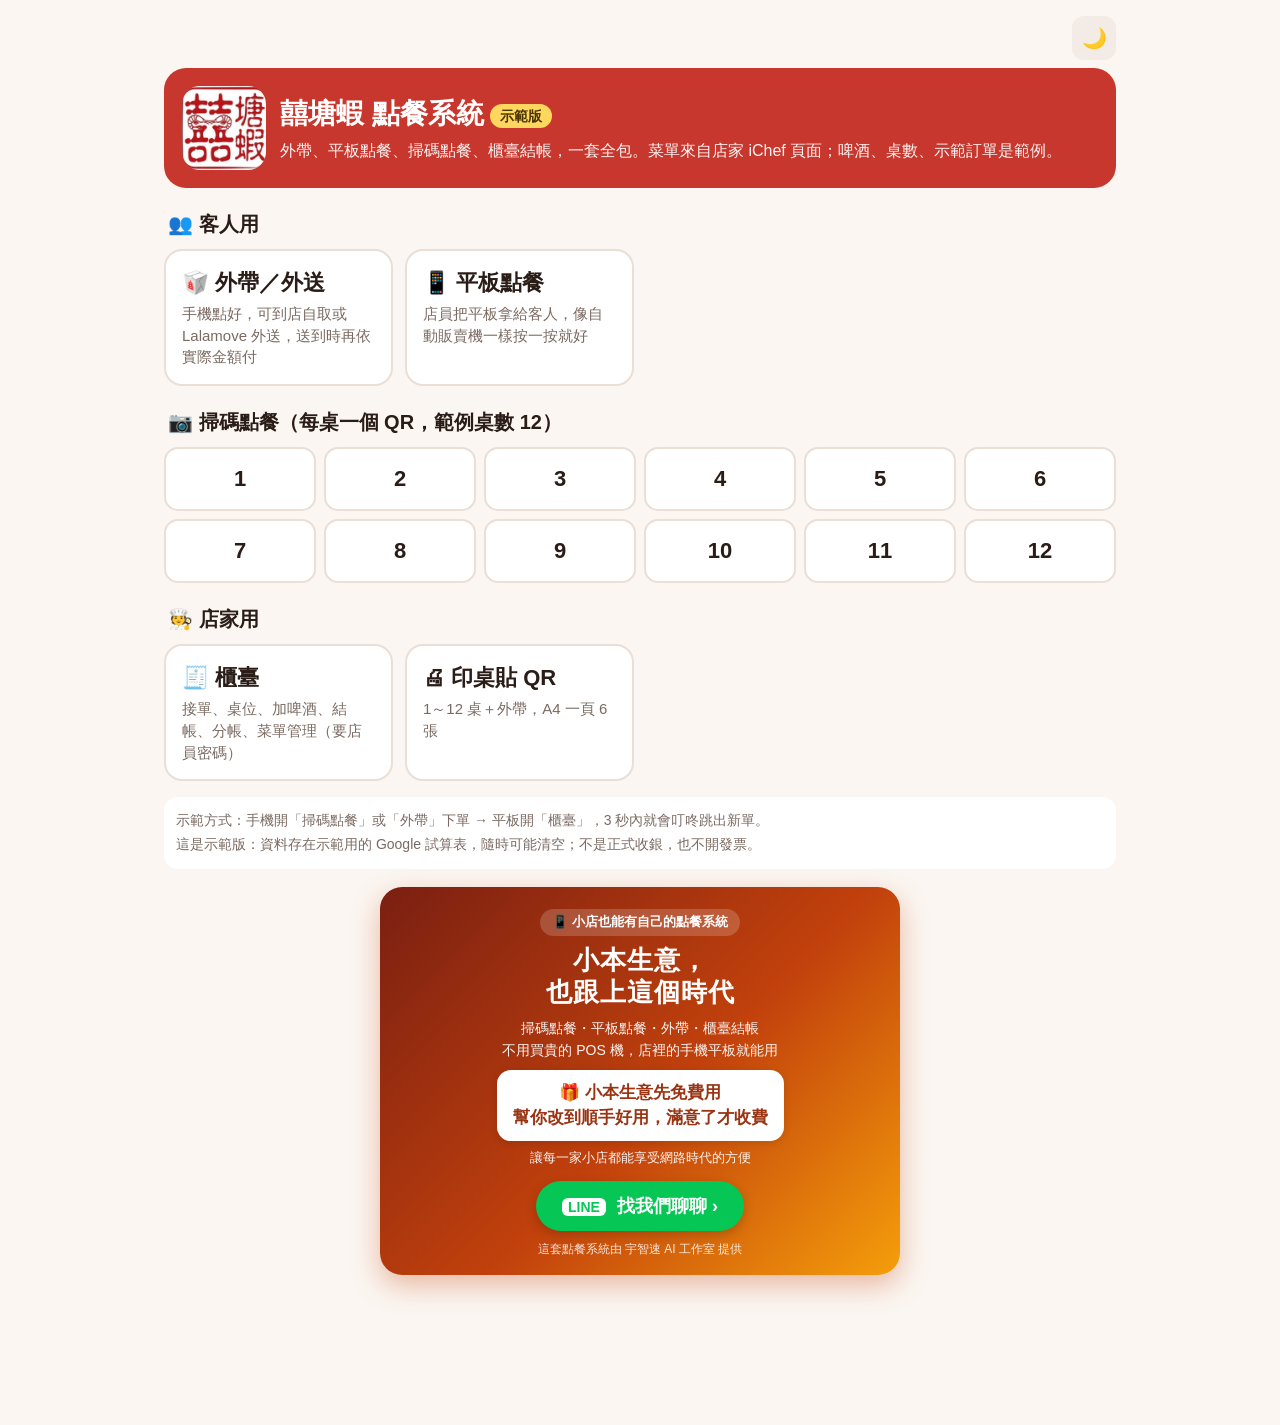
<file: index.html>
<!doctype html>
<html lang="zh-Hant"><head><meta charset="utf-8">
<meta name="viewport" content="width=device-width,initial-scale=1,viewport-fit=cover">
<title>囍塘蝦・點餐系統示範</title>
<meta name="theme-color" content="#c8372d">
<link rel="icon" href="icon.svg"><link rel="apple-touch-icon" href="icon.svg">
<script src="rc-theme.js"></script>
<link rel="stylesheet" href="rc.css">
<style>
body{max-width:980px;margin:0 auto;padding:16px 14px 40px}
.hero{display:flex;gap:14px;align-items:center;background:var(--brand);color:#fff;border-radius:22px;padding:18px}
.hero img{width:84px;height:84px;border-radius:18px;object-fit:cover;background:#fff}
.hero h1{margin:0;font-size:28px}.hero p{margin:4px 0 0;opacity:.95}
.badge{display:inline-block;background:#ffd75e;color:#4a3500;font-weight:900;border-radius:99px;padding:2px 10px;font-size:14px;margin-left:6px;vertical-align:middle}
h2{font-size:20px;margin:22px 4px 10px}
.grid{display:grid;grid-template-columns:repeat(auto-fill,minmax(220px,1fr));gap:12px}
a.card{display:flex;flex-direction:column;gap:4px;text-decoration:none;color:var(--ink);background:var(--card);border:2px solid var(--line);border-radius:18px;padding:16px;min-height:110px}
a.card b{font-size:22px}a.card span{color:var(--sub);font-size:15px}
a.card:active{transform:scale(.98)}
.tables{display:grid;grid-template-columns:repeat(6,1fr);gap:8px}
.tables a{display:flex;align-items:center;justify-content:center;min-height:64px;border-radius:14px;background:var(--card);border:2px solid var(--line);font-size:22px;font-weight:900;color:var(--ink);text-decoration:none}
.note{font-size:14px;color:var(--sub);background:var(--card);border-radius:14px;padding:12px;margin-top:16px;line-height:1.7}
@media (max-width:520px){.tables{grid-template-columns:repeat(4,1fr)}}
.top{display:flex;justify-content:flex-end;margin-bottom:8px}
</style>
</head><body>
<div class="top"><button class="icon-btn" id="theme-btn" aria-label="切換深色模式">🌙</button></div>
<div class="hero"><img src="img/cover.jpg" alt=""><div><h1>囍塘蝦 點餐系統<span class="badge" id="badge">示範版</span></h1><p>外帶、平板點餐、掃碼點餐、櫃臺結帳，一套全包。菜單來自店家 iChef 頁面；啤酒、桌數、示範訂單是範例。</p></div></div>
<h2>👥 客人用</h2>
<div class="grid">
<a class="card" href="takeout.html"><b>🥡 外帶／外送</b><span>手機點好，可到店自取或 Lalamove 外送，送到時再依實際金額付</span></a>
<a class="card" href="kiosk.html"><b>📱 平板點餐</b><span>店員把平板拿給客人，像自動販賣機一樣按一按就好</span></a>
</div>
<h2>📷 掃碼點餐（每桌一個 QR，範例桌數 12）</h2>
<div class="tables" id="tables"></div>
<h2>🧑‍🍳 店家用</h2>
<div class="grid">
<a class="card" href="counter.html"><b>🧾 櫃臺</b><span>接單、桌位、加啤酒、結帳、分帳、菜單管理（要店員密碼）</span></a>
<a class="card" href="qr.html"><b>🖨 印桌貼 QR</b><span>1～12 桌＋外帶，A4 一頁 6 張</span></a>
</div>
<div class="note">示範方式：手機開「掃碼點餐」或「外帶」下單 → 平板開「櫃臺」，3 秒內就會叮咚跳出新單。<br>這是示範版：資料存在示範用的 Google 試算表，隨時可能清空；不是正式收銀，也不開發票。</div>
<script src="rc-core.js"></script><script src="rc-config.js"></script>
<script>
var h='';for(var i=1;i<=12;i++)h+='<a href="table.html?table='+i+'">'+i+'</a>';document.getElementById('tables').innerHTML=h;
document.getElementById('badge').textContent=window.RC_API_URL?'示範版':'示範版・本機模式';
document.body.insertAdjacentHTML('beforeend',rcPromo().replace('padding:18px 12px 110px',''));
var tb=document.getElementById('theme-btn');tb.onclick=function(){rcTheme.toggle()};
</script>
</body></html>
</file>
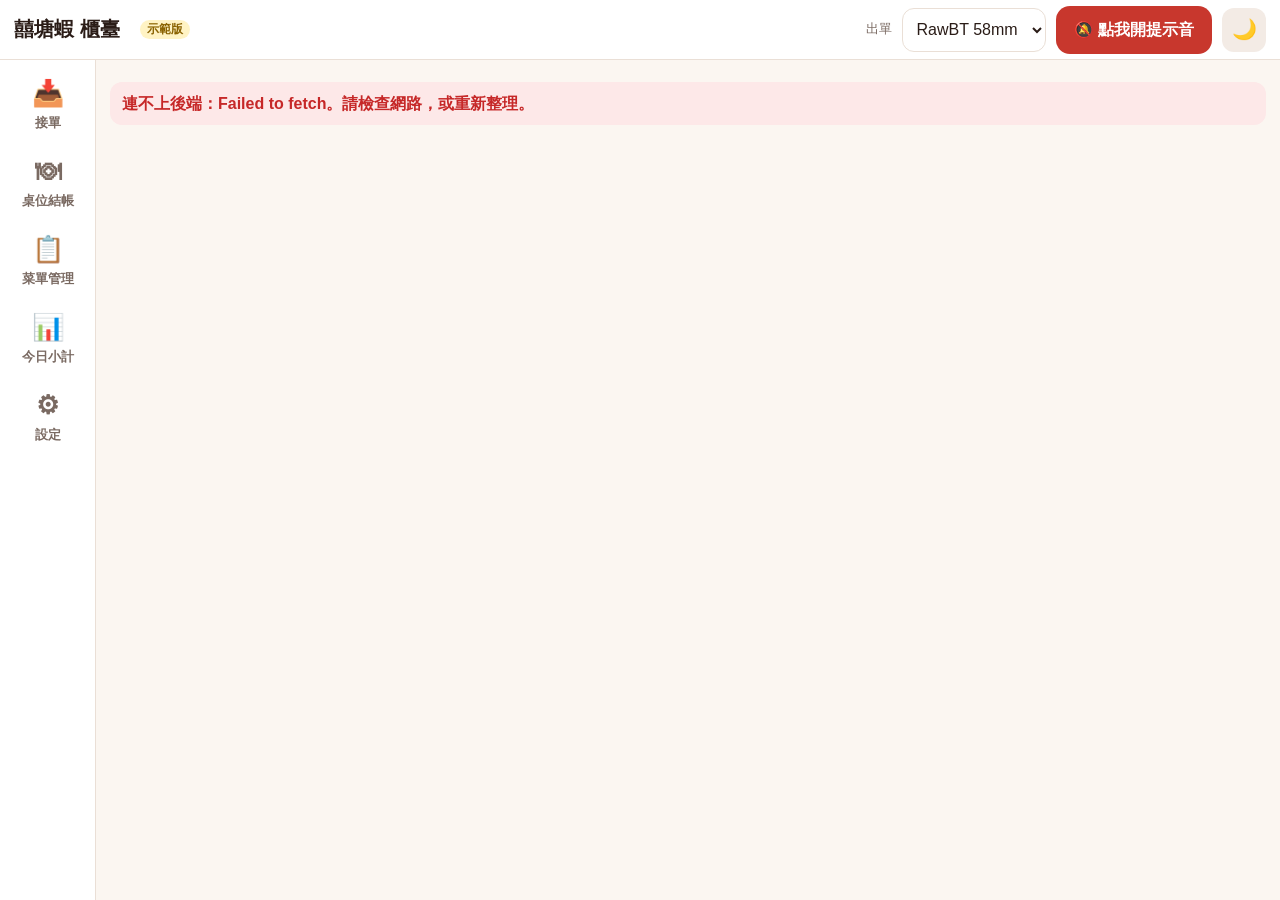
<file: counter.html>
<!doctype html>
<html lang="zh-Hant"><head><meta charset="utf-8">
<meta name="viewport" content="width=device-width,initial-scale=1,viewport-fit=cover">
<title>囍塘蝦・櫃臺</title>
<meta name="theme-color" content="#c8372d">
<link rel="manifest" href="manifest-counter.json"><link rel="apple-touch-icon" href="icon.svg"><link rel="icon" href="icon.svg">
<meta name="apple-mobile-web-app-capable" content="yes">
<script src="rc-theme.js"></script>
<link rel="stylesheet" href="rc.css"><link rel="stylesheet" href="counter.css">
</head><body>
<div class="top"><h1>囍塘蝦 櫃臺</h1><span class="clock" id="clock"></span><span class="tag ex" id="badge">示範版</span><span class="sp"></span>
<span id="printSt"></span>
<label class="hint" for="pmode">出單</label><select id="pmode"><option value="rawbt">RawBT 58mm</option><option value="print">系統列印</option><option value="none">不印</option></select>
<button class="btn pri" id="snd">🔕 點我開提示音</button><button class="icon-btn" id="theme-btn" aria-label="切換深色模式">🌙</button></div>
<div class="wrap"><nav class="rail">
<button data-v="orders"><i>📥</i>接單<span class="bdg" id="bdg-orders"></span></button>
<button data-v="tables"><i>🍽</i>桌位結帳<span class="bdg" id="bdg-tables"></span></button>
<button data-v="menu"><i>📋</i>菜單管理</button>
<button data-v="today"><i>📊</i>今日小計</button>
<button data-v="set"><i>⚙</i>設定</button>
</nav><main class="main" id="main">
<div class="kan"><div><div class="sk" style="height:24px;width:40%;margin-bottom:10px"></div><div class="sk" style="height:220px"></div></div><div><div class="sk" style="height:24px;width:40%;margin-bottom:10px"></div><div class="sk" style="height:180px"></div></div><div><div class="sk" style="height:24px;width:40%;margin-bottom:10px"></div><div class="sk" style="height:140px"></div></div></div>
</main></div>
<div class="modal" id="modal"><div class="box" id="mbox"></div></div>
<div id="printArea"></div>
<script src="menu-data.js"></script><script src="rc-core.js"></script><script src="rc-config.js"></script><script src="rc-api.js"></script><script src="rc-feel.js"></script><script src="counter.js"></script>
<script>rcCounterStart();</script>
</body></html>
</file>
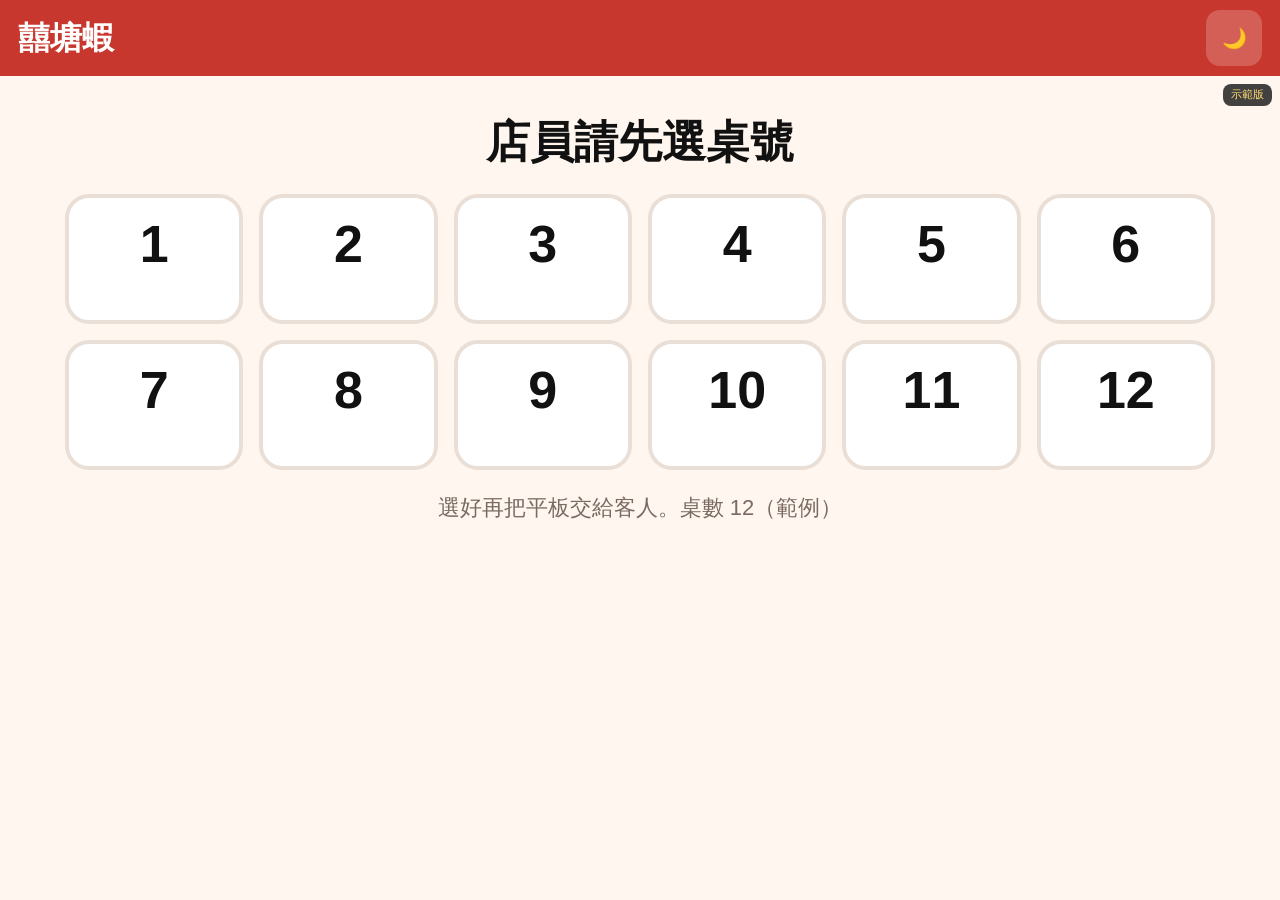
<file: kiosk.html>
<!doctype html>
<html lang="zh-Hant"><head><meta charset="utf-8">
<meta name="viewport" content="width=device-width,initial-scale=1,viewport-fit=cover,user-scalable=no">
<title>囍塘蝦・平板點餐</title>
<meta name="theme-color" content="#c8372d">
<link rel="manifest" href="manifest-kiosk.json"><link rel="apple-touch-icon" href="icon.svg"><link rel="icon" href="icon.svg">
<meta name="apple-mobile-web-app-capable" content="yes">
<script src="rc-theme.js"></script>
<link rel="stylesheet" href="rc.css"><link rel="stylesheet" href="kiosk.css">
</head><body>
<div class="kv" id="k-pick" hidden></div><div class="kv" id="k-menu" hidden></div><div class="kv" id="k-done" hidden></div>
<div class="preview-badge" id="badge" style="bottom:auto;top:84px;left:auto;right:8px">示範版</div>
<script src="menu-data.js"></script><script src="rc-core.js"></script><script src="rc-config.js"></script><script src="rc-api.js"></script><script src="rc-feel.js"></script><script src="kiosk.js"></script>
<script>rcKioskStart();</script>
</body></html>
</file>
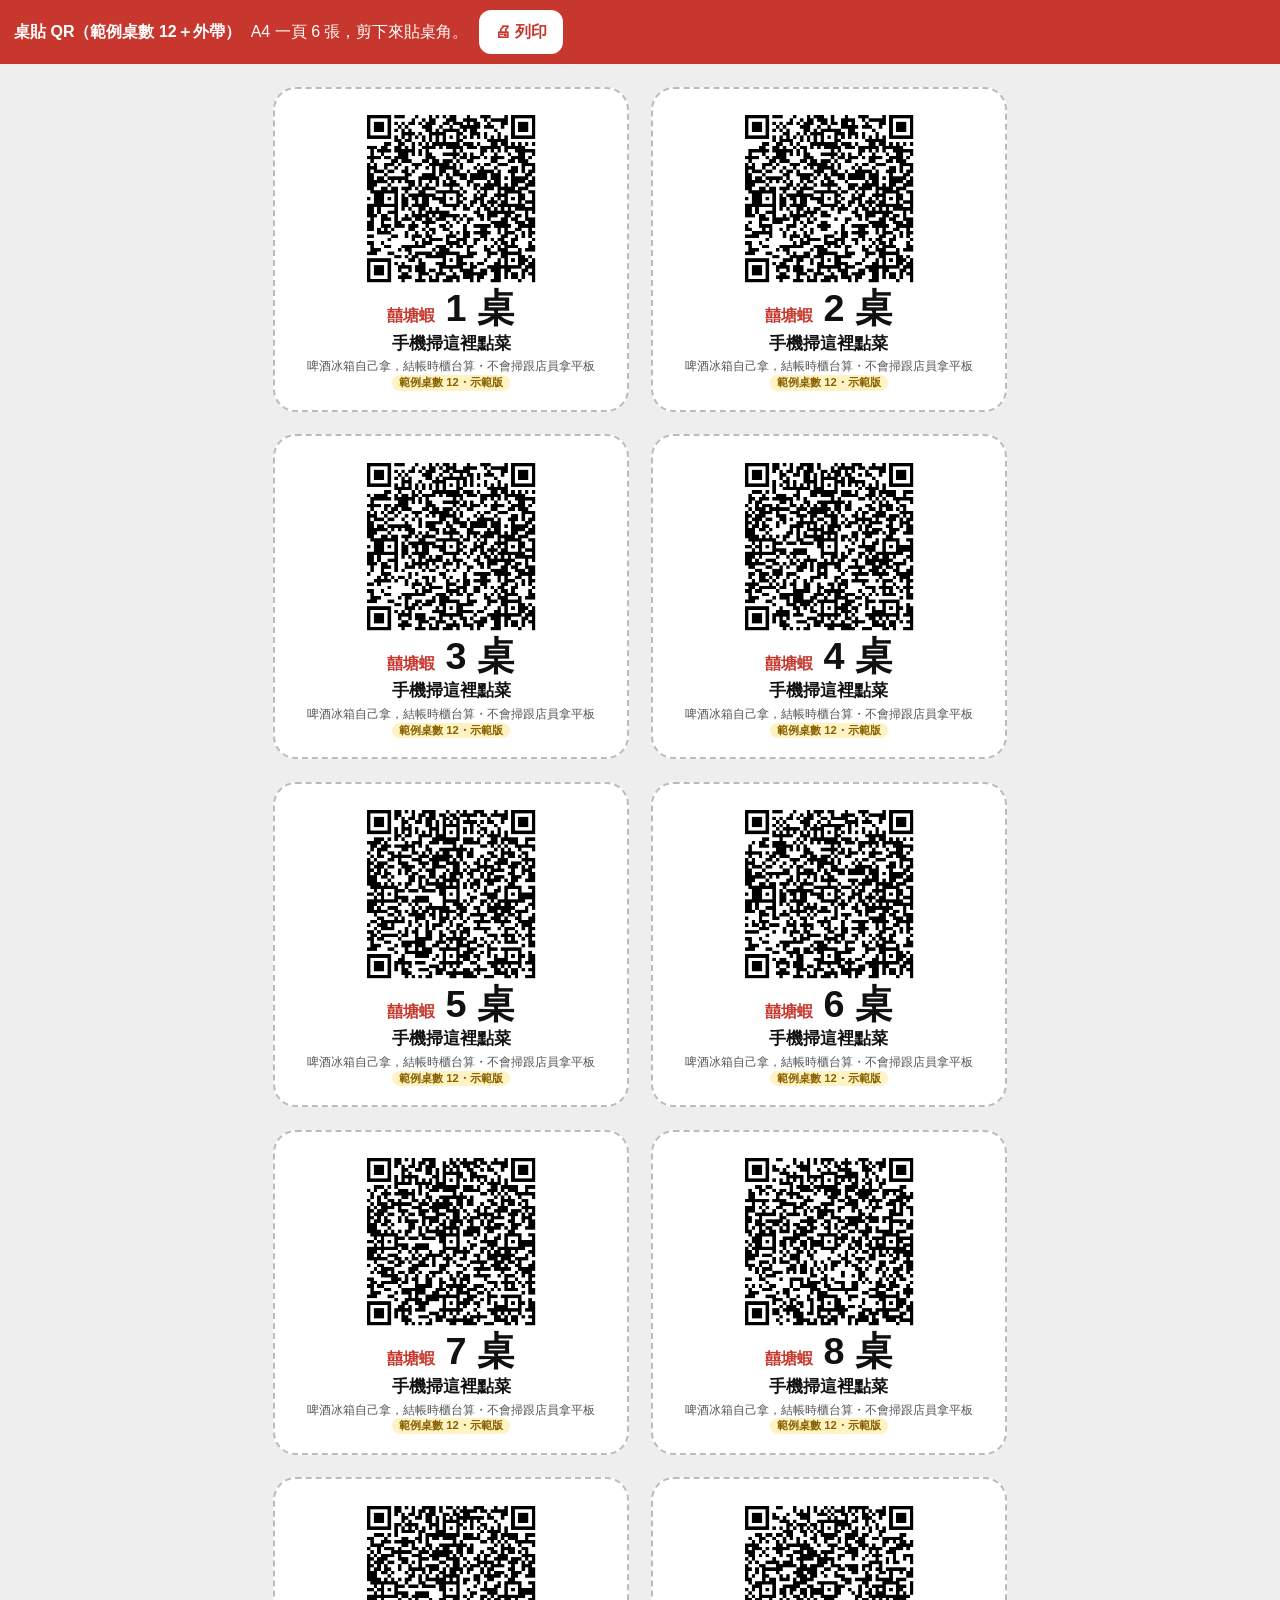
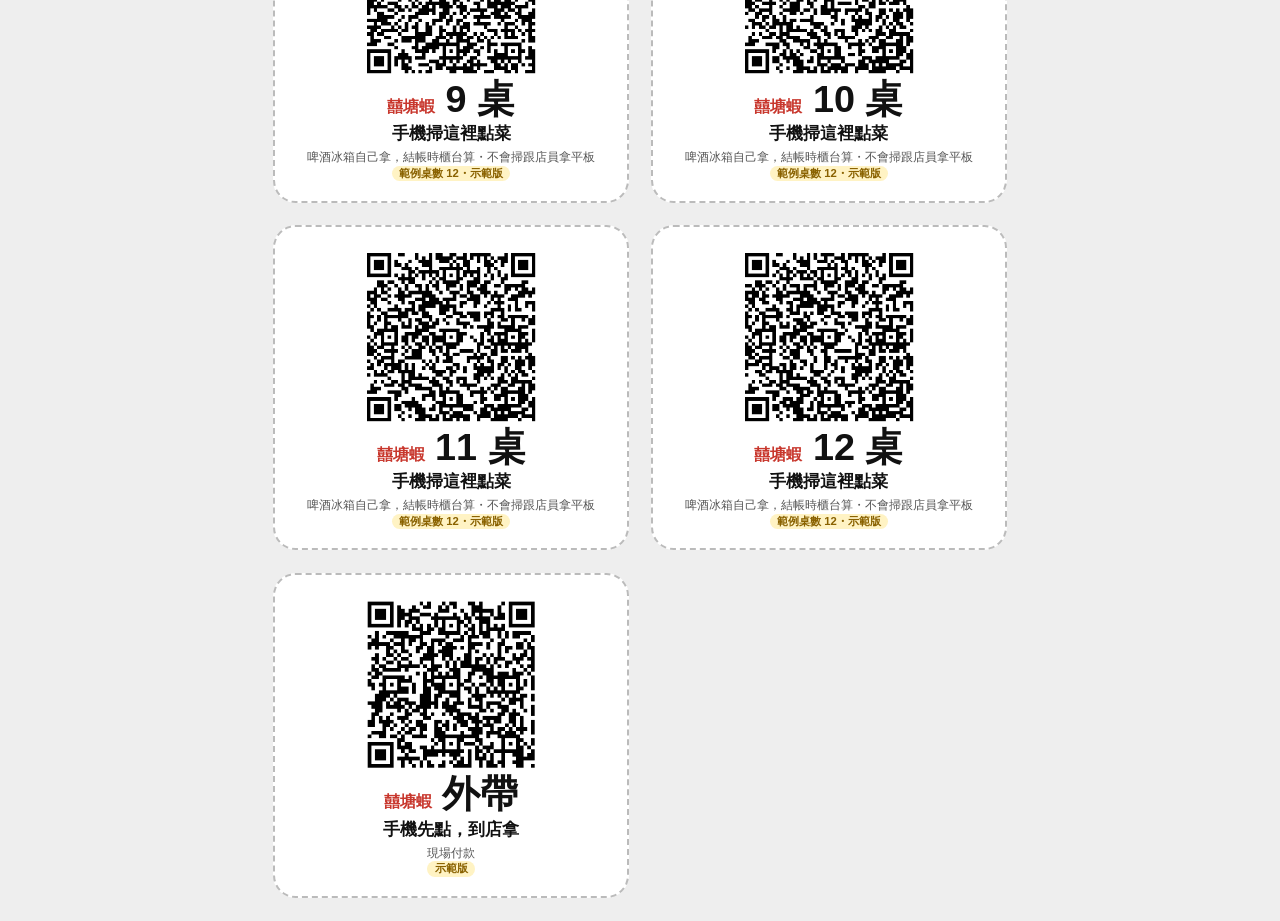
<file: qr.html>
<!doctype html>
<html lang="zh-Hant"><head><meta charset="utf-8">
<meta name="viewport" content="width=device-width,initial-scale=1">
<title>囍塘蝦・桌貼 QR（範例桌數 12）</title>
<link rel="icon" href="icon.svg">
<style>
@page{size:A4;margin:8mm}
body{margin:0;font-family:-apple-system,"PingFang TC","Noto Sans TC","Microsoft JhengHei",sans-serif;background:#eee;color:#111}
.bar{position:sticky;top:0;background:#c8372d;color:#fff;padding:10px 14px;display:flex;gap:10px;align-items:center;flex-wrap:wrap}
.bar button{min-height:44px;border:0;border-radius:12px;padding:0 16px;font-size:16px;font-weight:800;background:#fff;color:#c8372d}
.page{display:grid;grid-template-columns:1fr 1fr;gap:6mm;padding:6mm;max-width:194mm;margin:0 auto}
.c{background:#fff;border:2px dashed #bbb;border-radius:6mm;height:86mm;display:flex;flex-direction:column;align-items:center;justify-content:center;padding:3mm;break-inside:avoid;text-align:center;box-sizing:border-box}
.c img{width:48mm;height:48mm}
.c .t{width:100%}
.c .s{font-size:4.2mm;color:#c8372d;font-weight:900;white-space:nowrap}
.c .n{font-size:10mm;font-weight:900;line-height:1.05;white-space:nowrap}
.c .h{font-size:4.4mm;font-weight:800;margin-top:1mm}
.c .x{font-size:3.1mm;color:#555;margin-top:1mm;line-height:1.35}
.ex{display:inline-block;background:#fff3c4;color:#8a6200;border-radius:99px;padding:0 2mm;font-size:3mm;font-weight:800}
@media print{body{background:#fff}.bar{display:none}.page{padding:0;gap:4mm}.c{border-color:#999}}
</style></head><body>
<div class="bar"><b>桌貼 QR（範例桌數 12＋外帶）</b><span>A4 一頁 6 張，剪下來貼桌角。</span><button onclick="print()">🖨 列印</button></div>
<div class="page" id="pg"></div>
<script>
var h='';
for(var i=1;i<=12;i++)h+='<div class="c"><img src="qr/table-'+i+'.png" alt="第'+i+'桌 QR"><div class="t"><div class="n"><span class="s">囍塘蝦</span> '+i+' 桌</div><div class="h">手機掃這裡點菜</div><div class="x">啤酒冰箱自己拿，結帳時櫃台算・不會掃跟店員拿平板<br><span class="ex">範例桌數 12・示範版</span></div></div></div>';
h+='<div class="c"><img src="qr/takeout.png" alt="外帶 QR"><div class="t"><div class="n"><span class="s">囍塘蝦</span> 外帶</div><div class="h">手機先點，到店拿</div><div class="x">現場付款<br><span class="ex">示範版</span></div></div></div>';
document.getElementById('pg').innerHTML=h;
</script>
</body></html>
</file>
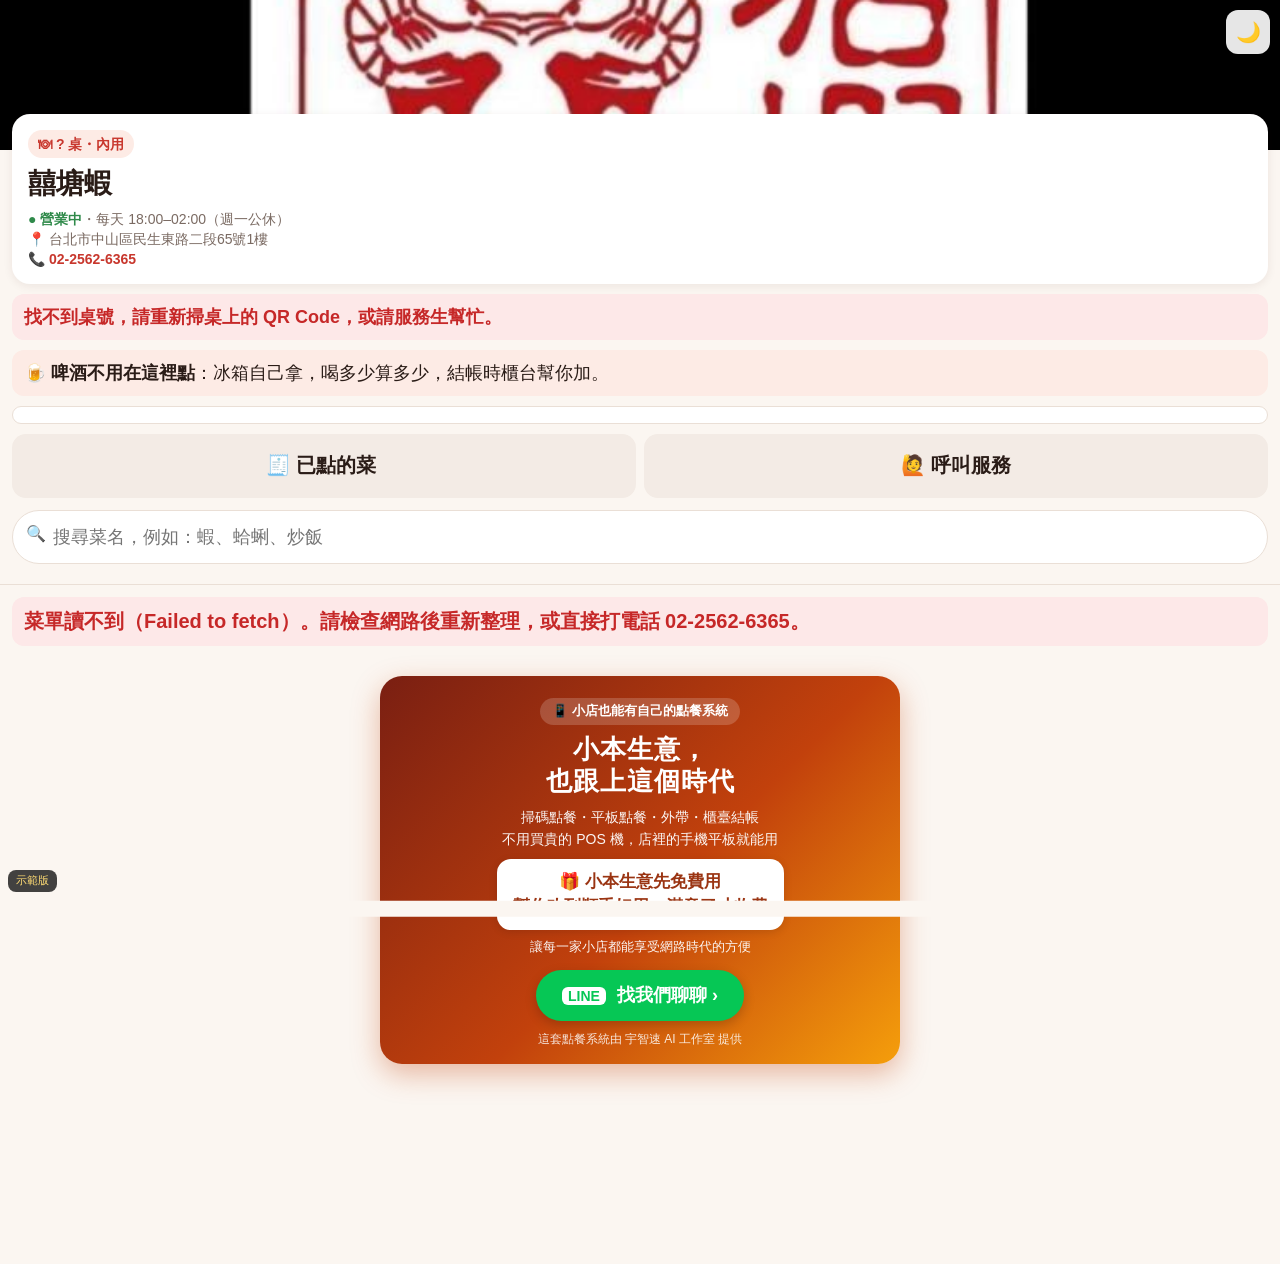
<file: table.html>
<!doctype html>
<html lang="zh-Hant"><head><meta charset="utf-8">
<meta name="viewport" content="width=device-width,initial-scale=1,viewport-fit=cover">
<title>囍塘蝦・內用點餐</title>
<meta name="theme-color" content="#c8372d">
<link rel="manifest" href="manifest-customer.json"><link rel="apple-touch-icon" href="icon.svg"><link rel="icon" href="icon.svg">
<meta name="apple-mobile-web-app-capable" content="yes">
<script src="rc-theme.js"></script>
<link rel="stylesheet" href="rc.css"><link rel="stylesheet" href="rc-customer.css">
</head><body data-mode="dine" class="easy"><div id="app"></div>
<script src="menu-data.js"></script><script src="rc-core.js"></script><script src="rc-config.js"></script><script src="rc-api.js"></script><script src="rc-feel.js"></script><script src="rc-customer.js"></script>
<script>rcCustomerStart();rcTheme.apply();</script>
</body></html>
</file>
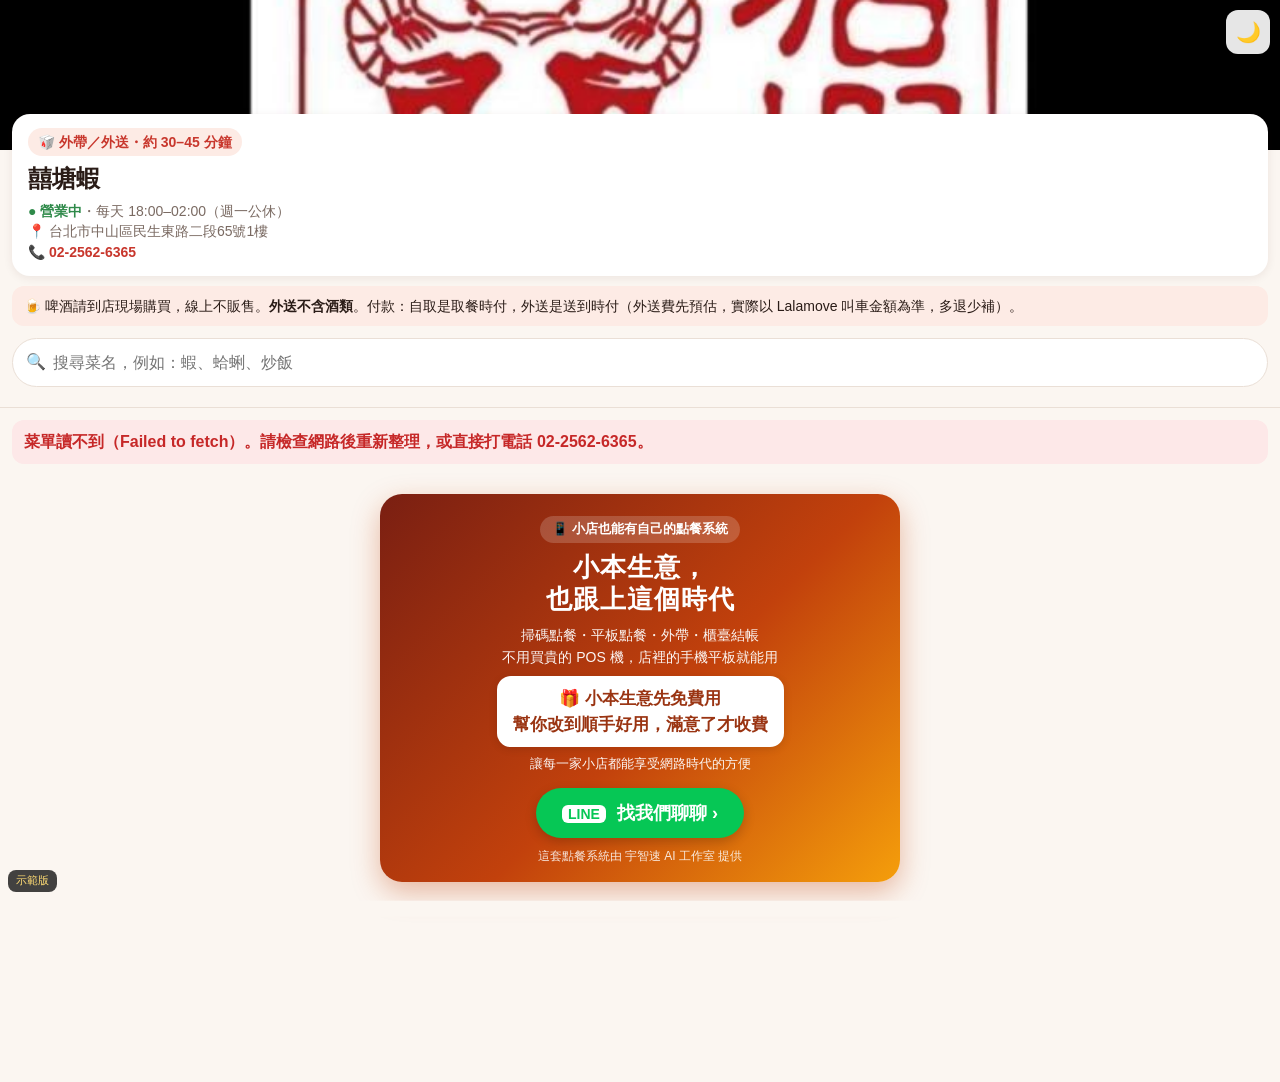
<file: takeout.html>
<!doctype html>
<html lang="zh-Hant"><head><meta charset="utf-8">
<meta name="viewport" content="width=device-width,initial-scale=1,viewport-fit=cover">
<title>囍塘蝦・外帶點餐</title>
<meta name="theme-color" content="#c8372d">
<link rel="manifest" href="manifest-customer.json"><link rel="apple-touch-icon" href="icon.svg"><link rel="icon" href="icon.svg">
<meta name="apple-mobile-web-app-capable" content="yes">
<script src="rc-theme.js"></script>
<link rel="stylesheet" href="rc.css"><link rel="stylesheet" href="rc-customer.css">
</head><body data-mode="takeout"><div id="app"></div>
<script src="menu-data.js"></script><script src="rc-core.js"></script><script src="rc-config.js"></script><script src="rc-api.js"></script><script src="rc-feel.js"></script><script src="rc-delivery.js"></script><script src="rc-customer.js"></script>
<script>rcCustomerStart();rcTheme.apply();</script>
</body></html>
</file>
<file: rc.css>
/* 20261111 熱炒店點餐系統（預覽）共用樣式：淺色／深色 */
:root{--bg:#fbf6f1;--card:#fff;--ink:#2a1c17;--sub:#7a6a62;--line:#eadfd6;--brand:#c8372d;--brand2:#e8742a;--soft:#fdebe5;--ok:#2f8a4a;--okbg:#e5f4e9;--bad:#c62828;--badbg:#fde8e8;--chip:#f3ebe5;--shadow:0 2px 10px rgba(60,30,20,.08)}
[data-theme=dark]{--bg:#15100e;--card:#211a17;--ink:#f3ebe6;--sub:#b3a39b;--line:#3a2f2a;--brand:#ff6b57;--brand2:#ff9a4d;--soft:#3a1f1a;--ok:#5cc97d;--okbg:#17301f;--bad:#ff7b7b;--badbg:#3a1a1a;--chip:#2e2521;--shadow:0 2px 10px rgba(0,0,0,.4)}
*{box-sizing:border-box;-webkit-tap-highlight-color:transparent}
html,body{margin:0;background:var(--bg);color:var(--ink);font-family:-apple-system,"PingFang TC","Noto Sans TC","Microsoft JhengHei",sans-serif;font-size:16px;line-height:1.45}
button,input,select,textarea{font:inherit;color:inherit}
button{cursor:pointer;touch-action:manipulation}
input,select,textarea{background:var(--card);border:1.5px solid var(--line);border-radius:12px;padding:12px;min-height:48px;width:100%}
input:focus,select:focus,textarea:focus{outline:2px solid var(--brand);border-color:transparent}
.btn{display:inline-flex;align-items:center;justify-content:center;gap:6px;min-height:48px;padding:10px 18px;border-radius:14px;border:0;background:var(--chip);font-weight:700}
.btn.pri{background:var(--brand);color:#fff}
.btn.ok{background:var(--ok);color:#fff}
.btn.big{min-height:56px;font-size:18px;width:100%}
.btn:disabled{opacity:.45}
.btn:active{transform:scale(.97)}
.icon-btn{min-width:44px;min-height:44px;border-radius:12px;border:0;background:var(--chip);font-size:20px}
.tag{display:inline-block;font-size:12px;padding:1px 7px;border-radius:99px;background:var(--chip);color:var(--sub);font-weight:600;vertical-align:middle}
.tag.ex{background:#fff3c4;color:#8a6200}
[data-theme=dark] .tag.ex{background:#4a3b0a;color:#ffd75e}
.preview-badge{position:fixed;left:8px;bottom:8px;z-index:90;font-size:11px;background:#222;color:#ffd75e;padding:3px 8px;border-radius:8px;opacity:.85;pointer-events:none}
.toast{position:fixed;left:50%;top:14px;transform:translateX(-50%) translateY(-120%);transition:transform .25s;z-index:200;background:var(--ink);color:var(--bg);padding:12px 18px;border-radius:14px;font-weight:700;max-width:92vw;box-shadow:var(--shadow)}
.toast.show{transform:translateX(-50%) translateY(0)}
.toast.bad{background:var(--bad);color:#fff}.toast.ok{background:var(--ok);color:#fff}
.say{padding:10px 12px;border-radius:12px;font-weight:600;margin:8px 0}
.say.ok{background:var(--okbg);color:var(--ok)}.say.bad{background:var(--badbg);color:var(--bad)}
.say:empty{display:none}
.promo{text-align:center;font-size:12px;color:var(--sub);padding:18px 12px 110px}
.promo a{color:var(--sub);text-decoration:underline}
.promo .promo-card{display:flex;flex-direction:column;align-items:center;gap:8px;max-width:520px;margin:0 auto;padding:22px 18px 16px;border-radius:22px;text-decoration:none;color:#fff;background:linear-gradient(135deg,#7a1f12 0%,#c2410c 55%,#f59e0b 100%);box-shadow:0 10px 28px rgba(194,65,12,.35);text-align:center;-webkit-tap-highlight-color:transparent;transition:transform .12s}
.promo .promo-card:active{transform:scale(.97)}
.promo .pc-tag{font-size:13px;font-weight:700;background:rgba(255,255,255,.18);padding:4px 12px;border-radius:999px}
.promo .pc-h{font-size:26px;font-weight:900;line-height:1.25;letter-spacing:1px}
.promo .pc-s{font-size:14px;line-height:1.6;opacity:.95}
.promo .pc-btn{margin-top:6px;display:inline-block;background:#06C755;color:#fff;font-size:18px;font-weight:800;padding:12px 26px;border-radius:999px;box-shadow:0 4px 12px rgba(0,0,0,.2)}
.promo .pc-btn b{background:#fff;color:#06C755;border-radius:6px;padding:1px 6px;margin-right:6px;font-size:14px}
.promo .pc-free{font-size:17px;font-weight:800;line-height:1.5;background:#fff;color:#9a3412;padding:10px 16px;border-radius:14px;box-shadow:0 2px 8px rgba(0,0,0,.12)}
.promo .pc-s2{font-size:13px;opacity:.95}
.promo .pc-by{font-size:12px;opacity:.85;margin-top:2px}
/* 骨架 */
.sk{background:linear-gradient(90deg,var(--chip) 25%,var(--line) 50%,var(--chip) 75%);background-size:200% 100%;animation:sk 1.2s infinite;border-radius:12px}
@keyframes sk{to{background-position:-200% 0}}
/* iPhone 觸覺開關（照抄 ly-feel.css） */
.haptic-btn{position:relative;isolation:isolate}
.ios-haptic{position:absolute;inset:0;z-index:2;overflow:hidden;border-radius:inherit;-webkit-tap-highlight-color:transparent;touch-action:manipulation}
.ios-haptic input{position:absolute;width:1px;height:1px;margin:0;opacity:0;pointer-events:none}
.ios-haptic-lab{position:absolute;inset:0;cursor:pointer;margin:0}
.a2hs{display:flex;gap:10px;align-items:flex-start;background:var(--card);border:1.5px solid var(--brand);border-radius:14px;padding:12px;margin:10px 12px;font-size:15px}
.a2hs[hidden]{display:none}.a2hs .a2hs-t{flex:1}
.a2hs .a2hs-x{border:0;background:var(--soft);color:var(--brand);border-radius:10px;min-width:36px;min-height:36px}
</file>
<file: counter.css>
/* 20261111 櫃臺（平板橫放）*/
body{height:100vh;overflow:hidden}
.top{display:flex;align-items:center;gap:10px;height:60px;padding:0 14px;background:var(--card);border-bottom:1px solid var(--line)}
.top h1{font-size:20px;margin:0}
.top .clock{font-weight:800;color:var(--sub)}
.top .sp{flex:1}
.top select{width:auto;min-height:44px;padding:6px 10px}
#printSt{font-size:13px;font-weight:700;max-width:330px;white-space:nowrap;overflow:hidden;text-overflow:ellipsis}
#printSt.ok{color:var(--ok)}#printSt.bad{color:var(--bad)}
.wrap{display:flex;height:calc(100vh - 60px)}
.rail{width:96px;flex:none;background:var(--card);border-right:1px solid var(--line);display:flex;flex-direction:column;gap:6px;padding:8px 6px;overflow:auto}
.rail button{position:relative;border:0;background:none;border-radius:14px;min-height:72px;font-size:13px;font-weight:700;color:var(--sub);display:flex;flex-direction:column;align-items:center;justify-content:center;gap:2px}
.rail button i{font-style:normal;font-size:26px}
.rail button.on{background:var(--soft);color:var(--brand)}
.rail .bdg{position:absolute;top:6px;right:10px;background:var(--bad);color:#fff;border-radius:99px;min-width:22px;height:22px;font-size:12px;line-height:22px;padding:0 6px}
.rail .bdg:empty{display:none}
.main{flex:1;overflow:auto;padding:14px}
.calls{display:flex;flex-wrap:wrap;gap:8px;margin-bottom:10px}
.call{display:flex;align-items:center;gap:10px;background:#fff3c4;color:#5a4000;border-radius:14px;padding:8px 8px 8px 14px;font-weight:800;animation:pulse 1.4s infinite}
[data-theme=dark] .call{background:#4a3b0a;color:#ffe08a}
.call button{min-height:44px;border:0;border-radius:10px;padding:0 12px;font-weight:800;background:rgba(0,0,0,.08)}
@keyframes pulse{50%{box-shadow:0 0 0 6px rgba(255,200,0,.25)}}
.kan{display:grid;grid-template-columns:repeat(3,1fr);gap:12px;align-items:start}
.col h2{font-size:16px;margin:0 0 8px;display:flex;gap:8px;align-items:center}
.card{background:var(--card);border-radius:16px;padding:12px;margin-bottom:10px;box-shadow:var(--shadow);border:2px solid transparent}
.card.fresh{border-color:var(--brand);animation:flash 1s 3}
@keyframes flash{50%{background:var(--soft)}}
.card .h{display:flex;justify-content:space-between;align-items:center;font-weight:900;font-size:18px}
.card .who{font-size:13px;color:var(--sub);margin:2px 0 6px}
.card .ln{display:flex;justify-content:space-between;padding:3px 0;border-bottom:1px dashed var(--line)}
.card .ln small{color:var(--sub)}
.card .nt{background:var(--soft);border-radius:8px;padding:4px 8px;margin-top:6px;font-size:14px}
.card .acts{display:flex;gap:8px;margin-top:10px}.card .acts .btn{flex:1;min-height:52px}
.typ{font-size:12px;padding:2px 8px;border-radius:99px;font-weight:800}
.typ.t{background:var(--soft);color:var(--brand)}.typ.d{background:var(--okbg);color:var(--ok)}
.tables{display:grid;grid-template-columns:repeat(auto-fill,minmax(170px,1fr));gap:12px}
.tb{background:var(--card);border-radius:18px;min-height:130px;padding:12px;border:2px solid var(--line);text-align:left;display:flex;flex-direction:column;gap:4px;position:relative}
.tb .no{font-size:26px;font-weight:900}
.tb.busy{border-color:var(--brand);background:var(--soft)}
.tb .amt{font-size:20px;font-weight:900;color:var(--brand);margin-top:auto}
.tb .sub{font-size:13px;color:var(--sub)}
.tb .flag{position:absolute;right:10px;top:10px;font-size:12px;background:var(--bad);color:#fff;border-radius:99px;padding:2px 8px;font-weight:800}
.co{display:grid;grid-template-columns:1.1fr 1fr 1fr;gap:12px;align-items:start}
.panel{background:var(--card);border-radius:18px;padding:14px;box-shadow:var(--shadow)}
.panel h3{margin:0 0 10px;font-size:18px;display:flex;justify-content:space-between;align-items:center}
.cl{display:flex;justify-content:space-between;gap:8px;padding:8px 6px;border-bottom:1px solid var(--line);border-radius:8px}
.cl.sel{background:var(--soft)}.cl.paid{opacity:.4;text-decoration:line-through}
.cl small{display:block;color:var(--sub)}
.beer{display:flex;align-items:center;gap:10px;padding:10px 0;border-bottom:1px solid var(--line)}
.beer .bn{flex:1;font-weight:800}.beer .bn small{display:block;font-weight:500;color:var(--sub)}
.beer button{width:64px;height:64px;border-radius:18px;border:0;font-size:32px;font-weight:900;background:var(--chip)}
.beer button.plus{background:var(--brand);color:#fff}
.beer b{font-size:28px;min-width:40px;text-align:center}
.tot{display:flex;justify-content:space-between;font-size:18px;padding:4px 0}
.tot.big{font-size:28px;font-weight:900;color:var(--brand)}
.seg{display:flex;gap:6px;margin:8px 0}.seg button{flex:1;min-height:48px;border-radius:12px;border:1.5px solid var(--line);background:var(--card);font-weight:800}
.seg button.on{border-color:var(--brand);background:var(--soft);color:var(--brand)}
.cash{display:grid;grid-template-columns:repeat(4,1fr);gap:6px;margin:8px 0}
.cash button{min-height:52px;border-radius:12px;border:0;background:var(--chip);font-weight:800;font-size:16px}
.change{font-size:34px;font-weight:900;color:var(--ok);text-align:right}
.change.neg{color:var(--bad);font-size:20px}
.mg{display:grid;grid-template-columns:260px 1fr;gap:12px;align-items:start}
.catl .cr{display:flex;align-items:center;gap:4px;padding:6px;border-radius:12px;margin-bottom:4px}
.catl .cr.on{background:var(--soft)}
.catl .cr .nm{flex:1;border:0;background:none;text-align:left;font-weight:800;min-height:44px}
.mi{display:grid;grid-template-columns:44px 56px 1fr 110px auto;gap:8px;align-items:center;padding:8px 0;border-bottom:1px solid var(--line)}
.mi .ph{width:56px;height:56px;border-radius:10px;background:var(--chip) center/cover}
.mi .ud{display:flex;flex-direction:column;gap:2px}.mi .ud button{min-height:26px;border:0;background:var(--chip);border-radius:6px}
.mi .tg{display:flex;gap:6px;flex-wrap:wrap}
.tg button{min-height:44px;border-radius:10px;border:1.5px solid var(--line);background:var(--card);font-weight:700;padding:0 10px;font-size:14px}
.tg button.on{background:var(--bad);border-color:var(--bad);color:#fff}
.tg button.hid.on{background:#666;border-color:#666}
.mi.off{opacity:.55}
.stat{display:grid;grid-template-columns:repeat(4,1fr);gap:12px;margin-bottom:12px}
.stat .panel b{display:block;font-size:30px;color:var(--brand)}
.modal{position:fixed;inset:0;background:rgba(0,0,0,.5);z-index:80;display:none;align-items:center;justify-content:center}
.modal.on{display:flex}
.modal .box{background:var(--bg);border-radius:20px;padding:18px;width:min(640px,94vw);max-height:90vh;overflow:auto}
.og{border:1.5px solid var(--line);border-radius:14px;padding:10px;margin:10px 0}
.og .row{display:flex;gap:8px;align-items:center;margin:6px 0}
.og .row input{min-height:44px}
.hint{font-size:13px;color:var(--sub)}
#printArea{display:none}
@media print{body *{visibility:hidden}#printArea,#printArea *{visibility:visible}#printArea{display:block;position:absolute;left:0;top:0;width:58mm;font-size:12px}}

.pgrid{display:grid;grid-template-columns:1fr 1fr;gap:8px;margin:8px 0}
.pbtn{min-height:70px;border-radius:14px;border:2px solid var(--line);background:var(--card);font-weight:800;font-size:18px;display:flex;flex-direction:column;align-items:center;justify-content:center}
.pbtn b{color:var(--brand)}
.pbtn.on{border-color:var(--brand);background:var(--soft)}
</file>
<file: kiosk.css>
/* 20261111 平板點餐模式（像自動販賣機）：大字、高對比、一按 +1 */
html,body{font-size:22px;height:100%;overflow:hidden}
:root{--k-ink:#111;--k-bg:#fff7ef}
[data-theme=dark]{--k-ink:#fff;--k-bg:#0d0907}
body{background:var(--k-bg);color:var(--k-ink)}
.kv{position:fixed;inset:0;display:flex;flex-direction:column}
.kv[hidden]{display:none}
.khead{display:flex;align-items:center;gap:14px;padding:10px 18px;background:var(--brand);color:#fff;min-height:76px}
.khead h1{margin:0;font-size:32px;font-weight:900}
.khead .tb{font-size:30px;font-weight:900;background:#fff;color:var(--brand);border-radius:16px;padding:4px 18px}
.khead .sp{flex:1}
.khead .beer{font-size:20px;font-weight:700;opacity:.95}
.khead button{min-height:56px;min-width:56px;border:0;border-radius:14px;background:rgba(255,255,255,.2);color:#fff;font-size:20px;font-weight:800;padding:0 14px}
.kbody{flex:1;display:flex;min-height:0}
.kcats{width:230px;flex:none;overflow:auto;padding:10px;display:flex;flex-direction:column;gap:10px;background:var(--card);border-right:3px solid var(--line)}
.kcats button{min-height:84px;border-radius:18px;border:3px solid var(--line);background:var(--bg);font-size:26px;font-weight:900;color:var(--k-ink);padding:6px}
.kcats button.on{background:var(--brand);border-color:var(--brand);color:#fff}
.kcats button .n{display:block;font-size:17px;font-weight:700;opacity:.8}
.kgrid{flex:1;overflow:auto;padding:14px;display:grid;grid-template-columns:repeat(3,1fr);gap:14px;align-content:start;grid-auto-rows:max-content}
.kcard{position:relative;border:4px solid var(--line);border-radius:22px;background:var(--card);padding:0;overflow:hidden;text-align:left;color:var(--k-ink);display:flex;flex-direction:column;min-height:300px}
.kcard.has{border-color:var(--brand);box-shadow:0 0 0 3px var(--brand) inset}
.kcard .ph{flex:none;height:190px;background:var(--chip) center/cover no-repeat;display:flex;align-items:center;justify-content:center;font-size:64px}
.kcard .tx{padding:10px 14px 12px}
.kcard .nm{font-size:28px;font-weight:900;line-height:1.2}
.kcard .pr{font-size:28px;font-weight:900;color:var(--brand);margin-top:4px}
.kcard .cnt{position:absolute;top:10px;right:10px;min-width:70px;height:70px;border-radius:35px;background:var(--brand);color:#fff;font-size:40px;font-weight:900;line-height:70px;text-align:center;border:4px solid #fff;padding:0 10px;z-index:3}
.kcard .tap{position:absolute;left:10px;top:10px;background:rgba(0,0,0,.65);color:#fff;font-size:20px;font-weight:800;padding:4px 12px;border-radius:12px}
.kcard.so{opacity:.4}
.kmin{display:flex;align-items:center;justify-content:center;position:absolute;left:10px;top:116px;width:80px;height:64px;border-radius:18px;border:4px solid #fff;background:#222;color:#fff;font-size:44px;font-weight:900;line-height:50px;z-index:3}
.kopt{display:flex;gap:8px;padding:0 10px 12px;position:relative;z-index:3}
.kopt button{flex:1;min-height:60px;border-radius:14px;border:3px solid var(--line);background:var(--bg);font-size:22px;font-weight:900;color:var(--k-ink)}
.kopt button.on{background:var(--k-ink);color:var(--k-bg);border-color:var(--k-ink)}
.kbar{display:flex;align-items:center;gap:14px;padding:12px 16px;background:var(--card);border-top:4px solid var(--brand);min-height:112px}
.kbar .sum{flex:1;min-width:0}
.kbar .tt{font-size:34px;font-weight:900}
.kbar .ls{font-size:20px;color:var(--sub);white-space:nowrap;overflow:hidden;text-overflow:ellipsis}
.kbar .reset{min-height:84px;min-width:150px;border-radius:20px;border:3px solid var(--line);background:var(--bg);font-size:26px;font-weight:900;color:var(--k-ink)}
.kbar .reset.warn{background:#ffe08a;border-color:#c99a00;color:#000}
.kbar .send{min-height:88px;min-width:340px;border-radius:22px;border:0;background:#1f8a3b;color:#fff;font-size:38px;font-weight:900}
.kbar .send:disabled{background:#9a9a9a}
.kpick{flex:1;overflow:auto;padding:24px;text-align:center}
.kpick h2{font-size:44px;margin:10px 0 20px}
.kpick .g{display:grid;grid-template-columns:repeat(6,1fr);gap:16px;max-width:1150px;margin:0 auto}
.kpick .g button{min-height:130px;border-radius:24px;border:4px solid var(--line);background:var(--card);font-size:52px;font-weight:900;color:var(--k-ink)}
.kpick .g button small{display:block;font-size:20px;color:var(--sub)}
.kpick .g button.busy{border-color:var(--brand)}
.kdone{flex:1;display:flex;flex-direction:column;align-items:center;justify-content:center;text-align:center;background:#1f8a3b;color:#fff;padding:24px}
.kdone .ic{font-size:120px;line-height:1}
.kdone h2{font-size:64px;margin:10px 0}
.kdone .t2{font-size:40px;font-weight:900;background:#fff;color:#1f8a3b;border-radius:20px;padding:8px 26px;margin:10px 0}
.kdone .ls{font-size:26px;max-width:900px;margin:10px 0}
.kdone .cd{font-size:24px;opacity:.9;margin-top:16px}
.kdone button{margin-top:18px;min-height:84px;min-width:320px;border-radius:22px;border:0;background:#fff;color:#1f8a3b;font-size:30px;font-weight:900}
.ksay{position:fixed;left:50%;bottom:130px;transform:translateX(-50%);background:var(--bad);color:#fff;font-size:26px;font-weight:900;padding:14px 26px;border-radius:18px;z-index:50}
.ksay:empty{display:none}
.kfoot{font-size:15px;color:var(--sub);text-align:center;padding:4px 0 0;grid-column:1/-1}
.kfoot a{color:var(--sub)}
@media (orientation:portrait){
 .kbody{flex-direction:column}
 .kcats{width:auto;flex-direction:row;overflow-x:auto;border-right:0;border-bottom:3px solid var(--line)}
 .kcats button{flex:none;min-width:150px;min-height:76px}
 .kgrid{grid-template-columns:repeat(2,1fr)}
 .kbar{flex-wrap:wrap}.kbar .sum{flex-basis:100%}.kbar .send{flex:1;min-width:0}
 .kpick .g{grid-template-columns:repeat(3,1fr)}
}
@media (max-width:600px){.kgrid{grid-template-columns:1fr 1fr}.kcard .nm,.kcard .pr{font-size:23px}.kcard .ph{height:140px}.kmin{top:76px}.kbar .send{font-size:30px}.khead h1{font-size:24px}.khead .beer{display:none}}
</file>
<file: rc-customer.css>
/* 20261111 客人頁（外帶／內用）*/
body{padding-bottom:90px}
.cover{height:150px;background:#333 center/cover no-repeat;position:relative}
.cover .tools{position:absolute;right:10px;top:10px;display:flex;gap:8px}
.cover .tools .icon-btn{background:rgba(255,255,255,.9);color:#222}
.shop{margin:-36px 12px 0;position:relative;background:var(--card);border-radius:18px;padding:14px 16px;box-shadow:var(--shadow)}
.shop h1{margin:0 0 4px;font-size:24px}
.shop .meta{font-size:14px;color:var(--sub)}
.shop .meta a{color:var(--brand);font-weight:700;text-decoration:none}
.mode{display:inline-flex;gap:6px;align-items:center;font-weight:800;background:var(--soft);color:var(--brand);padding:4px 10px;border-radius:99px;font-size:14px;margin-bottom:6px}
.open-st{font-weight:700}.open-st.on{color:var(--ok)}.open-st.off{color:var(--bad)}
.notice{margin:10px 12px 0;padding:10px 12px;border-radius:12px;background:var(--soft);font-size:14px}
.dinebar{display:flex;gap:8px;margin:10px 12px 0}
.dinebar .btn{flex:1}
.search{margin:12px 12px 0;position:relative}
.search input{padding-left:40px;border-radius:99px}
.search:before{content:"🔍";position:absolute;left:14px;top:12px;font-size:16px}
.tabs{position:sticky;top:0;z-index:20;background:var(--bg);display:flex;gap:6px;overflow-x:auto;padding:10px 12px;scrollbar-width:none;border-bottom:1px solid var(--line)}
.tabs::-webkit-scrollbar{display:none}
.tabs button{flex:none;border:0;background:var(--chip);border-radius:99px;padding:8px 14px;min-height:40px;font-weight:700;color:var(--sub)}
.tabs button.on{background:var(--brand);color:#fff}
.sec h2{font-size:18px;margin:18px 14px 6px}
.item{display:flex;gap:12px;align-items:center;padding:10px 12px;margin:0 6px;border-bottom:1px solid var(--line);background:none;border-left:0;border-right:0;border-top:0;width:calc(100% - 12px);text-align:left}
.item .ph{width:76px;height:76px;flex:none;border-radius:12px;background:var(--chip) center/cover no-repeat;display:flex;align-items:center;justify-content:center;font-size:28px}
.item .tx{flex:1;min-width:0}
.item .nm{font-weight:700;font-size:17px}
.item .pr{color:var(--brand);font-weight:800;margin-top:2px}
.item .hint{font-size:12px;color:var(--sub)}
.item.so{opacity:.45}
.add{flex:none;width:52px;height:52px;border-radius:16px;border:0;background:var(--brand);color:#fff;font-size:28px;font-weight:700;position:relative}
.add .q{position:absolute;top:-7px;right:-7px;min-width:22px;height:22px;border-radius:11px;background:var(--ink);color:var(--bg);font-size:13px;line-height:22px;padding:0 5px}
.empty{padding:30px;text-align:center;color:var(--sub)}
.cartbar{position:fixed;left:10px;right:10px;bottom:max(10px,env(safe-area-inset-bottom));z-index:40;display:flex;align-items:center;gap:10px;background:var(--brand);color:#fff;border:0;border-radius:18px;min-height:62px;padding:8px 18px;font-size:18px;font-weight:800;box-shadow:0 6px 20px rgba(200,55,45,.35)}
.cartbar[hidden]{display:none}
.cartbar .n{background:#fff;color:var(--brand);border-radius:99px;min-width:30px;height:30px;line-height:30px;text-align:center;font-size:16px}
.cartbar .t{margin-left:auto}
.mask{position:fixed;inset:0;background:rgba(0,0,0,.45);z-index:60;display:none}
.mask.on{display:block}
.sheet{position:fixed;left:0;right:0;bottom:0;z-index:70;background:var(--bg);border-radius:22px 22px 0 0;max-height:92vh;overflow:auto;transform:translateY(105%);transition:transform .25s;padding-bottom:max(16px,env(safe-area-inset-bottom))}
.sheet.on{transform:none}
.sheet .grab{width:44px;height:5px;border-radius:3px;background:var(--line);margin:8px auto}
.sheet .hd{display:flex;align-items:center;justify-content:space-between;padding:4px 16px 8px}
.sheet .hd h3{margin:0;font-size:20px}
.sheet .bd{padding:0 16px}
.sheet .bigph{height:200px;background:var(--chip) center/cover no-repeat;margin:0 -16px 12px}
.grp{margin:12px 0}
.grp .gt{font-weight:800;margin-bottom:6px}.grp .gt small{color:var(--sub);font-weight:500}
.chips{display:flex;flex-wrap:wrap;gap:8px}
.chips button{min-height:44px;padding:8px 14px;border-radius:12px;border:1.5px solid var(--line);background:var(--card);font-weight:700}
.chips button.on{border-color:var(--brand);background:var(--soft);color:var(--brand)}
.qty{display:flex;align-items:center;gap:14px;justify-content:center;margin:14px 0}
.qty button{width:52px;height:52px;border-radius:16px;border:0;background:var(--chip);font-size:26px;font-weight:800}
.qty b{font-size:24px;min-width:36px;text-align:center}
.line{display:flex;gap:10px;align-items:center;padding:10px 0;border-bottom:1px solid var(--line)}
.line .tx{flex:1}.line .op{font-size:13px;color:var(--sub)}
.line .mini{display:flex;align-items:center;gap:8px}
.line .mini button{width:40px;height:40px;border-radius:12px;border:0;background:var(--chip);font-size:20px;font-weight:800}
.sum{display:flex;justify-content:space-between;font-size:20px;font-weight:800;padding:12px 0}
label.f{display:block;font-weight:700;margin:12px 0 4px}
.done{text-align:center;padding:10px 0}
.done .no{font-size:56px;font-weight:900;color:var(--brand);letter-spacing:2px}
.steps{display:flex;justify-content:space-between;margin:16px 0;gap:6px}
.steps div{flex:1;padding:10px 4px;border-radius:12px;background:var(--chip);font-size:13px;font-weight:700;color:var(--sub)}
.steps div.on{background:var(--ok);color:#fff}
.st{font-size:12px;font-weight:800;padding:2px 8px;border-radius:99px}
.st.new{background:#fff3c4;color:#8a6200}.st.cook{background:var(--soft);color:var(--brand)}.st.done{background:var(--okbg);color:var(--ok)}

/* 20261111 內用 QR 模式放大（給年紀大的客人）*/
.easy{font-size:20px}
.easy .item{padding:12px 10px}
.easy .item .ph{width:104px;height:104px}
.easy .item .nm{font-size:22px}
.easy .item .pr{font-size:21px}
.easy .item .hint{font-size:15px}
.easy .add{width:66px;height:66px;font-size:36px;border-radius:18px}
.easy .add .q{min-width:30px;height:30px;line-height:30px;font-size:17px;border-radius:15px;top:-9px;right:-9px}
.minus{flex:none;width:58px;height:66px;border-radius:18px;border:0;background:#222;color:#fff;font-size:34px;font-weight:900;margin-right:2px}
.easy .tabs button{font-size:19px;min-height:52px;padding:8px 18px}
.easy .shop h1{font-size:28px}
.easy .notice{font-size:18px}
.easy .dinebar .btn{min-height:64px;font-size:20px}
.easy .cartbar{min-height:78px;font-size:22px}
.easy .search input{font-size:18px;min-height:54px}
.easy .line .mini button{width:52px;height:52px;font-size:26px}
.easy .sheet .btn.big{min-height:68px;font-size:22px}

/* 20261111 點餐人 */
.whobar{margin:10px 12px 0;padding:8px 12px;border-radius:12px;background:var(--card);border:1.5px solid var(--line);display:flex;align-items:center;gap:8px;flex-wrap:wrap}
.whobar .btn{min-height:44px;margin-left:auto}
.line-btn{background:#06C755;color:#fff;font-size:22px;min-height:68px}
.who-or{text-align:center;color:var(--sub);margin:12px 0}
.whotag{color:var(--brand)}

/* 20261114 外帶：自取／外送（Lalamove），按鈕加大方便點 */
.fulfill{display:grid;grid-template-columns:1fr 1fr;gap:10px;margin:4px 0 10px}
.fulfill .ff-btn{min-height:76px;border-radius:16px;border:2.5px solid var(--line);background:var(--card);font-size:22px;font-weight:800;line-height:1.25;padding:10px 8px;color:var(--ink)}
.fulfill .ff-btn small{display:block;font-size:13px;font-weight:600;color:var(--sub);margin-top:4px}
.fulfill .ff-btn.on{border-color:var(--brand);background:var(--soft);color:var(--brand);box-shadow:0 0 0 1px var(--brand)}
.fee-box{margin:10px 0;padding:12px 14px;border-radius:14px;background:var(--soft);font-size:16px;line-height:1.55}
.fee-box.wait{color:var(--sub)}
.fee-box.bad{background:var(--badbg,#fde8e8);color:var(--bad)}
.fee-box .fee-n{color:var(--brand);font-size:24px;font-weight:900}
.sum.sub{font-size:16px;font-weight:700;padding:4px 0;color:var(--sub)}
#ad{min-height:80px;font-size:18px;line-height:1.45}
.dlv-note{margin:8px 0 0;color:var(--sub);font-size:14px;line-height:1.5}
</file>
